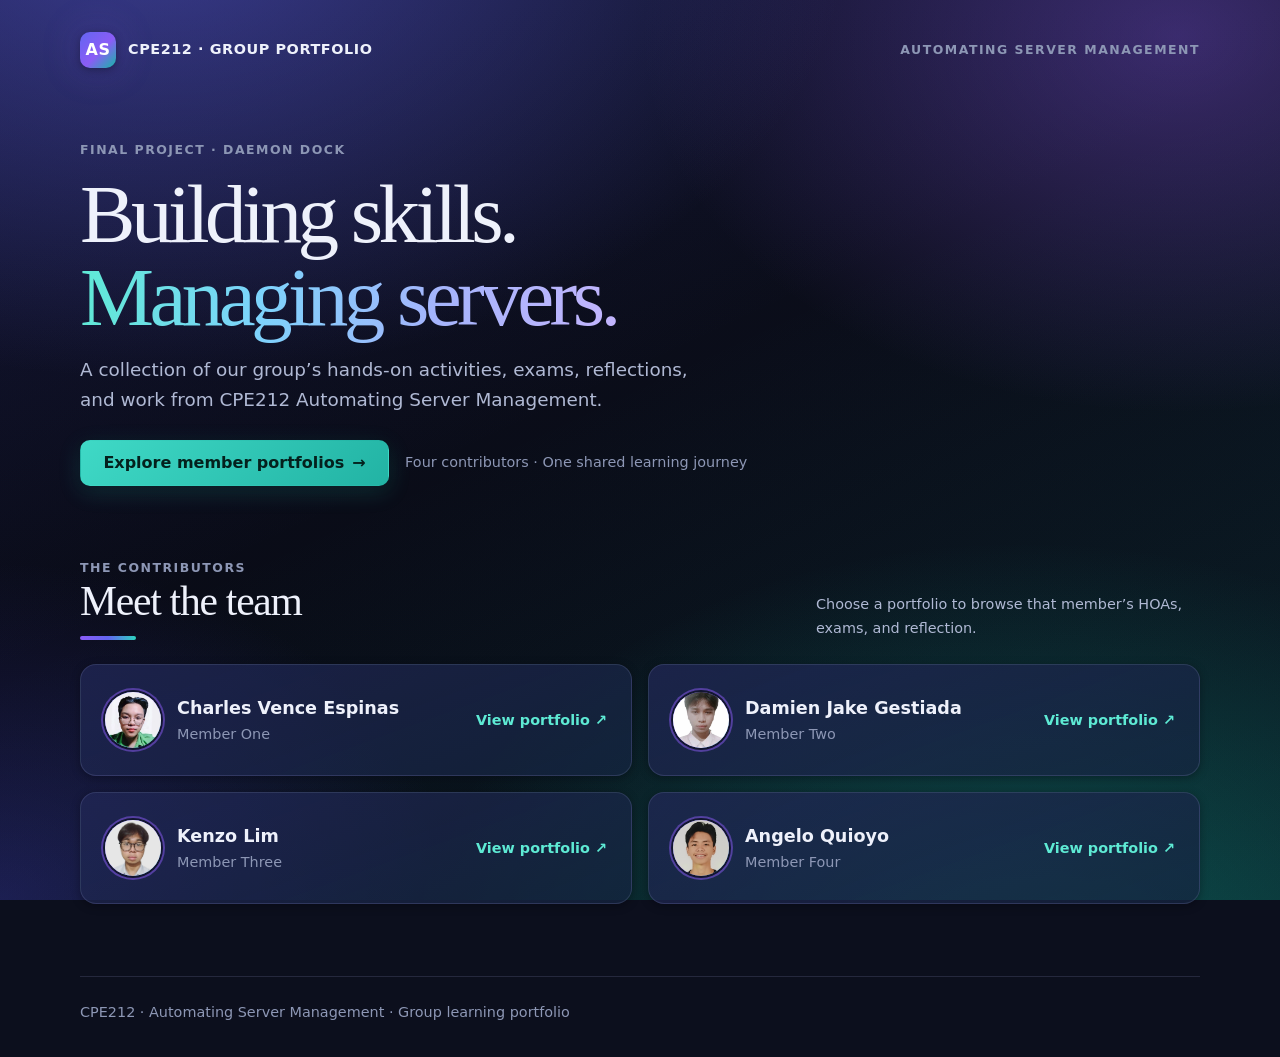
<file: webapp/index.html>
<!DOCTYPE html>
<html lang="en">
<head>
  <meta charset="UTF-8">
  <meta name="viewport" content="width=device-width, initial-scale=1">
  <meta name="color-scheme" content="dark">
  <meta name="theme-color" content="#0c0f1d">
  <meta name="description" content="CPE212 Automating Server Management group portfolio and member coursework.">
  <title>CPE212 Portfolio | Automating Server Management</title>
  <link rel="stylesheet" href="styles.css">
</head>
<body>
  <a class="skip-link" href="#members">Skip to members</a>

  <header class="hero">
    <nav class="topbar" aria-label="Main navigation">
      <a class="brand" href="index.html">
        <span class="brand-mark" aria-hidden="true">AS</span>
        <span>CPE212 · GROUP PORTFOLIO</span>
      </a>
      <span class="eyebrow">Automating Server Management</span>
    </nav>

    <div class="hero-copy">
      <p class="eyebrow">Final project · Daemon Dock</p>
      <h1>Building skills.<br><em>Managing servers.</em></h1>
      <p class="lead">A collection of our group’s hands-on activities, exams, reflections, and work from CPE212 Automating Server Management.</p>
      <div class="hero-actions">
        <a class="button" href="#members">Explore member portfolios <span aria-hidden="true">→</span></a>
        <span class="hero-note">Four contributors · One shared learning journey</span>
      </div>
    </div>
  </header>

  <main id="main">
    <section class="members" id="members" aria-labelledby="members-title">
      <div class="section-heading">
        <div>
          <p class="eyebrow">The contributors</p>
          <h2 id="members-title">Meet the team</h2>
        </div>
        <p class="section-note">Choose a portfolio to browse that member’s HOAs, exams, and reflection.</p>
      </div>

      <ul class="member-list">
        <li>
          <a class="member" href="members/espinas/index.html">
            <span class="avatar"><img src="members/espinas/photo.jpg" alt="" onerror="this.remove()">1</span>
            <span class="info"><span class="name">Charles Vence Espinas</span><span class="meta">Member One</span></span>
            <span class="open">View portfolio <span aria-hidden="true">↗</span></span>
          </a>
        </li>
        <li>
          <a class="member" href="members/gestiada/index.html">
            <span class="avatar"><img src="members/gestiada/photo.jpg" alt="" onerror="this.remove()">2</span>
            <span class="info"><span class="name">Damien Jake Gestiada</span><span class="meta">Member Two</span></span>
            <span class="open">View portfolio <span aria-hidden="true">↗</span></span>
          </a>
        </li>
        <li>
          <a class="member" href="members/lim/index.html">
            <span class="avatar"><img src="members/lim/photo.jpg" alt="" onerror="this.remove()">3</span>
            <span class="info"><span class="name">Kenzo Lim</span><span class="meta">Member Three</span></span>
            <span class="open">View portfolio <span aria-hidden="true">↗</span></span>
          </a>
        </li>
        <li>
          <a class="member" href="members/quioyo/index.html">
            <span class="avatar"><img src="members/quioyo/photo.jpg" alt="" onerror="this.remove()">4</span>
            <span class="info"><span class="name">Angelo Quioyo</span><span class="meta">Member Four</span></span>
            <span class="open">View portfolio <span aria-hidden="true">↗</span></span>
          </a>
        </li>
      </ul>
    </section>
  </main>

  <footer>CPE212 · Automating Server Management <span aria-hidden="true">·</span> Group learning portfolio</footer>
</body>
</html>
</file>
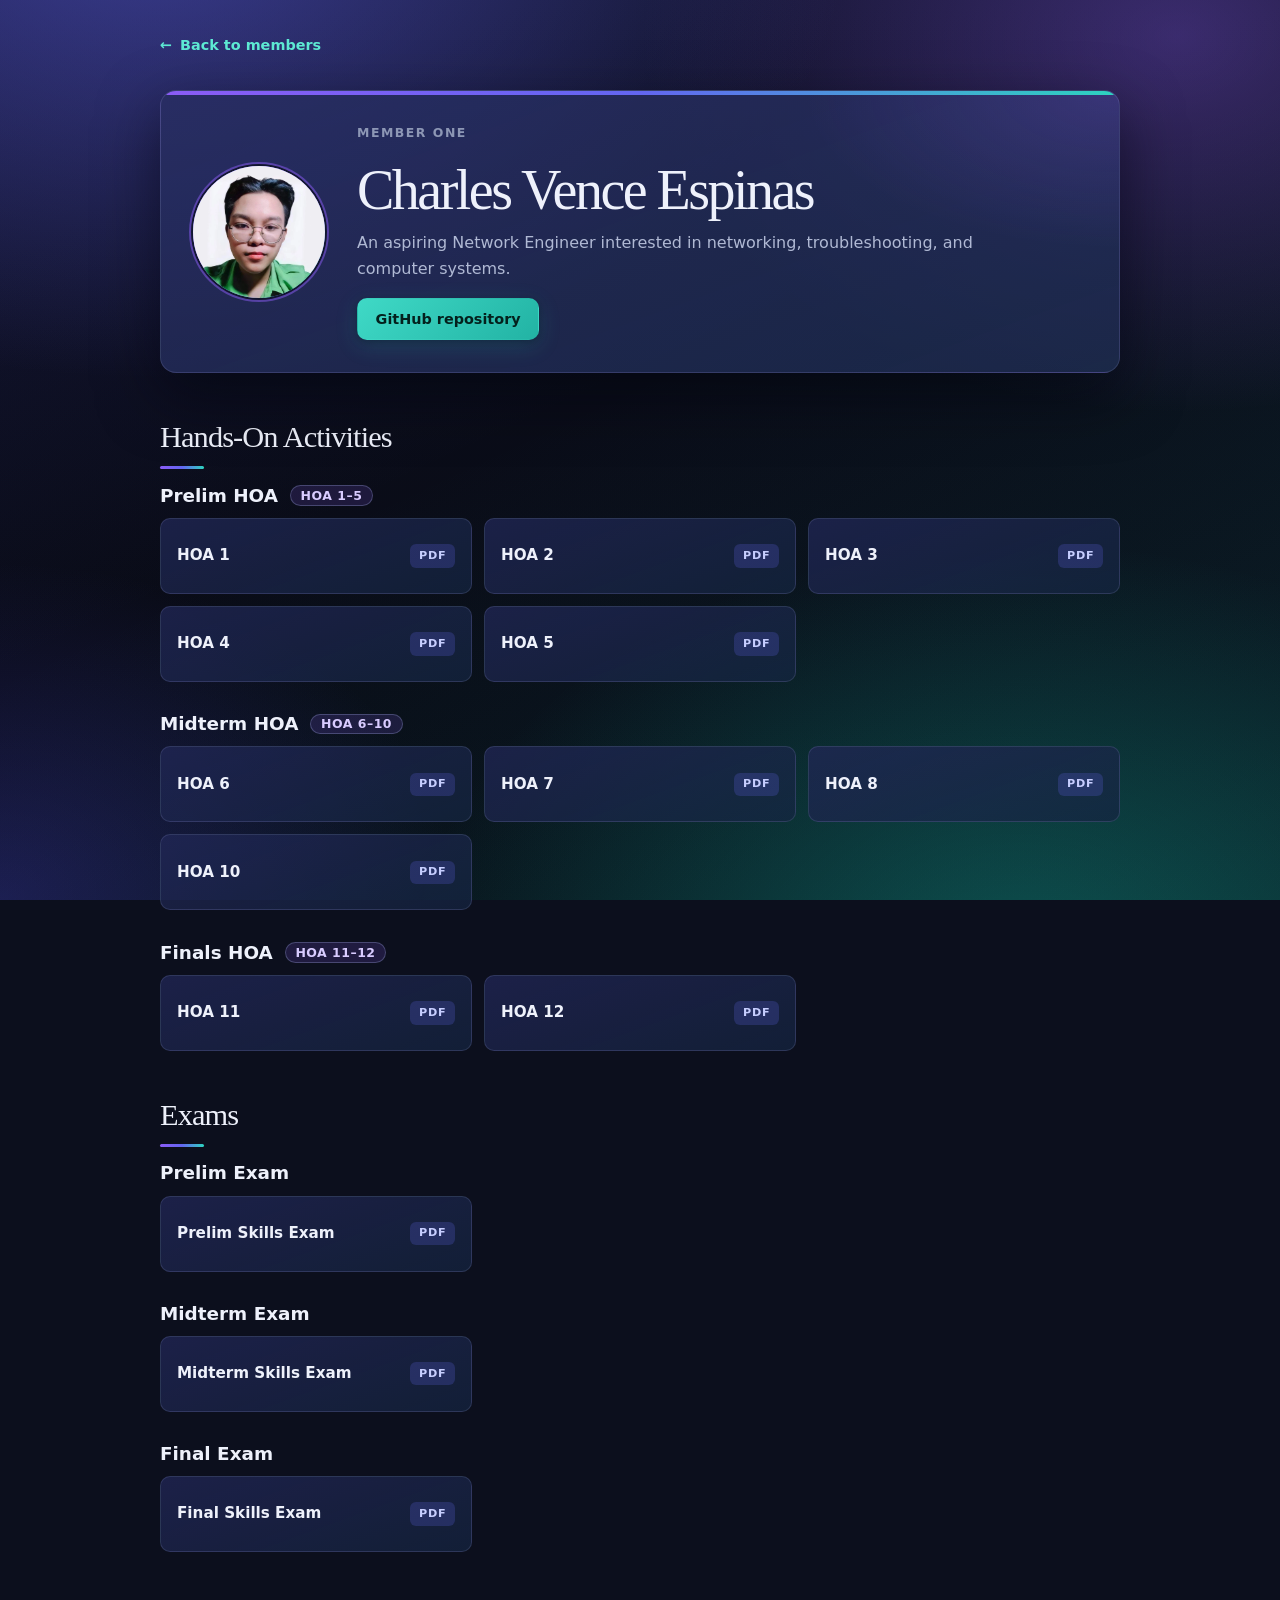
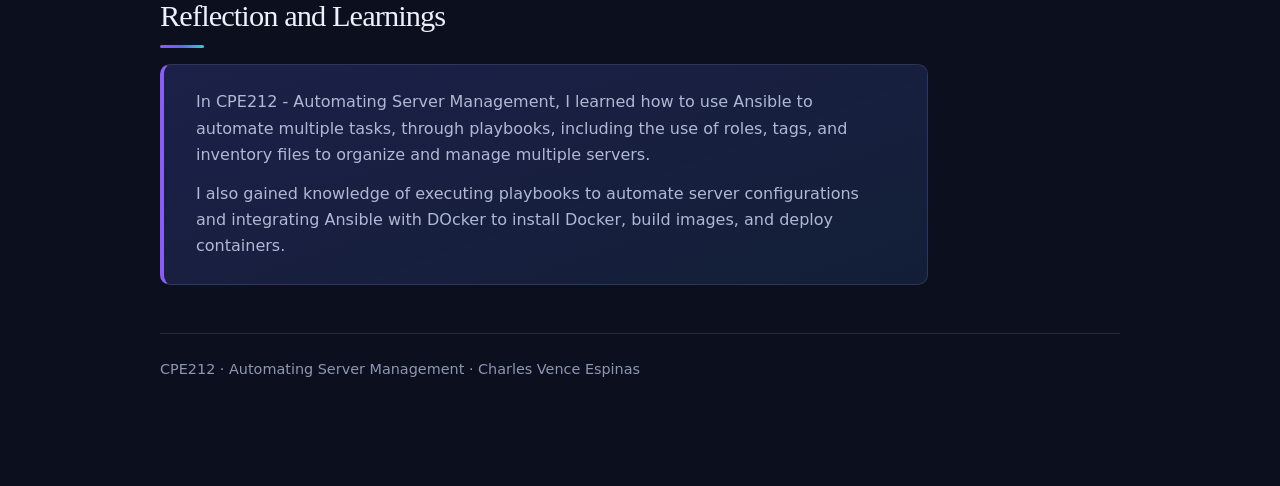
<file: webapp/members/espinas/index.html>
<!DOCTYPE html>
<html lang="en">
<head>
  <meta charset="UTF-8">
  <meta name="viewport" content="width=device-width, initial-scale=1">
  <meta name="color-scheme" content="dark">
  <meta name="theme-color" content="#0c0f1d">
  <title>Charles Vence Espinas | CPE212 Portfolio</title>
  <link rel="stylesheet" href="../../styles.css">
</head>
<body>
  <a class="skip-link" href="#hoa">Skip to coursework</a>

  <div class="page">
    <a class="back" href="../../index.html"><span aria-hidden="true">←</span> Back to members</a>

    <header class="profile">
      <div class="avatar avatar-lg"><img src="photo.jpg" alt="Photo of Charles Vence Espinas" onerror="this.remove()">1</div>
      <div class="profile-text">
        <p class="eyebrow">Member One</p>
        <h1>Charles Vence Espinas</h1>
        <p>An aspiring Network Engineer interested in networking, troubleshooting, and computer systems.</p>
        <a class="button" href="https://github.com/charlesespinas/CPE212_CharlesVenceEspinas" target="_blank" rel="noopener">GitHub repository</a>
      </div>
    </header>

    <main>
    <section class="doc-section" id="hoa" aria-labelledby="hoa-title">
      <h2 id="hoa-title">Hands-On Activities</h2>

      <div class="hoa-group">
        <h3>Prelim HOA <span class="badge">HOA 1–5</span></h3>
        <ul class="doc-list">
          <li><a href="HOA_ESPINAS/PRELIM_HOA/HOA1_CPE212_ESPINAS.pdf" target="_blank" rel="noopener">HOA 1 <span>PDF</span></a></li>
          <li><a href="HOA_ESPINAS/PRELIM_HOA/HOA2_CPE212_ESPINAS.pdf" target="_blank" rel="noopener">HOA 2 <span>PDF</span></a></li>
          <li><a href="HOA_ESPINAS/PRELIM_HOA/HOA3_CPE212_ESPINAS.pdf" target="_blank" rel="noopener">HOA 3 <span>PDF</span></a></li>
          <li><a href="HOA_ESPINAS/PRELIM_HOA/HOA4_CPE212_ESPINAS.pdf" target="_blank" rel="noopener">HOA 4 <span>PDF</span></a></li>
          <li><a href="HOA_ESPINAS/PRELIM_HOA/HOA5_CPE212_ESPINAS.pdf" target="_blank" rel="noopener">HOA 5 <span>PDF</span></a></li>
        </ul>
      </div>
      <div class="hoa-group">
        <h3>Midterm HOA <span class="badge">HOA 6–10</span></h3>
        <ul class="doc-list">
          <li><a href="HOA_ESPINAS/MIDTERM_HOA/HOA6_CPE212_ESPINAS.pdf" target="_blank" rel="noopener">HOA 6 <span>PDF</span></a></li>
          <li><a href="HOA_ESPINAS/MIDTERM_HOA/HOA7_CPE212_ESPINAS.pdf" target="_blank" rel="noopener">HOA 7 <span>PDF</span></a></li>
          <li><a href="HOA_ESPINAS/MIDTERM_HOA/HOA8_CPE212_ESPINAS.pdf" target="_blank" rel="noopener">HOA 8 <span>PDF</span></a></li>
          <li><a href="HOA_ESPINAS/MIDTERM_HOA/HOA10_CPE212_ESPINAS.pdf" target="_blank" rel="noopener">HOA 10 <span>PDF</span></a></li>
        </ul>
      </div>
      <div class="hoa-group">
        <h3>Finals HOA <span class="badge">HOA 11–12</span></h3>
        <ul class="doc-list">
          <li><a href="HOA_ESPINAS/FINAL_HOA/HOA11_CPE212_ESPINAS.pdf" target="_blank" rel="noopener">HOA 11 <span>PDF</span></a></li>
          <li><a href="HOA_ESPINAS/FINAL_HOA/HOA12_CPE212_ESPINAS.pdf" target="_blank" rel="noopener">HOA 12 <span>PDF</span></a></li>
        </ul>
      </div>
    </section>

    <section class="doc-section" id="exams" aria-labelledby="exams-title">
      <h2 id="exams-title">Exams</h2>

      <div class="hoa-group">
        <h3>Prelim Exam</h3>
        <ul class="doc-list">
          <li><a href="EXAM_ESPINAS/PRELIM_SKILLS_EXAM/PRELIM_SKILLS_EXAM_CPE212_ESPINAS.pdf" target="_blank" rel="noopener">Prelim Skills Exam <span>PDF</span></a></li>
        </ul>
      </div>
      <div class="hoa-group">
        <h3>Midterm Exam</h3>
        <ul class="doc-list">
          <li><a href="EXAM_ESPINAS/MIDTERM_SKILLS_EXAM/MIDTERM_SKILLS_EXAM_CPE212_ESPINAS.pdf" target="_blank" rel="noopener">Midterm Skills Exam <span>PDF</span></a></li>
        </ul>
      </div>
      <div class="hoa-group">
        <h3>Final Exam</h3>
        <ul class="doc-list">
          <li><a href="EXAM_ESPINAS/FINAL_SKILL_EXAM/FINAL_SKILLS_EXAM_CPE212_ESPINAS.pdf" target="_blank" rel="noopener">Final Skills Exam <span>PDF</span></a></li>
        </ul>
      </div>
    </section>

    <section class="doc-section" id="reflection" aria-labelledby="reflection-title">
      <h2 id="reflection-title">Reflection and Learnings</h2>
      <div class="reflection">
        <p>In CPE212 - Automating Server Management, I learned how to use Ansible to automate multiple tasks, through playbooks, including the use of roles, tags, and inventory files to organize and manage multiple servers.</p>
        <p>I also gained knowledge of executing playbooks to automate server configurations and integrating Ansible with DOcker to install Docker, build images, and deploy containers.</p>
      </div>
    </section>
    </main>

    <footer class="page-footer">CPE212 · Automating Server Management <span aria-hidden="true">·</span> Charles Vence Espinas</footer>
  </div>
</body>
</html>
</file>
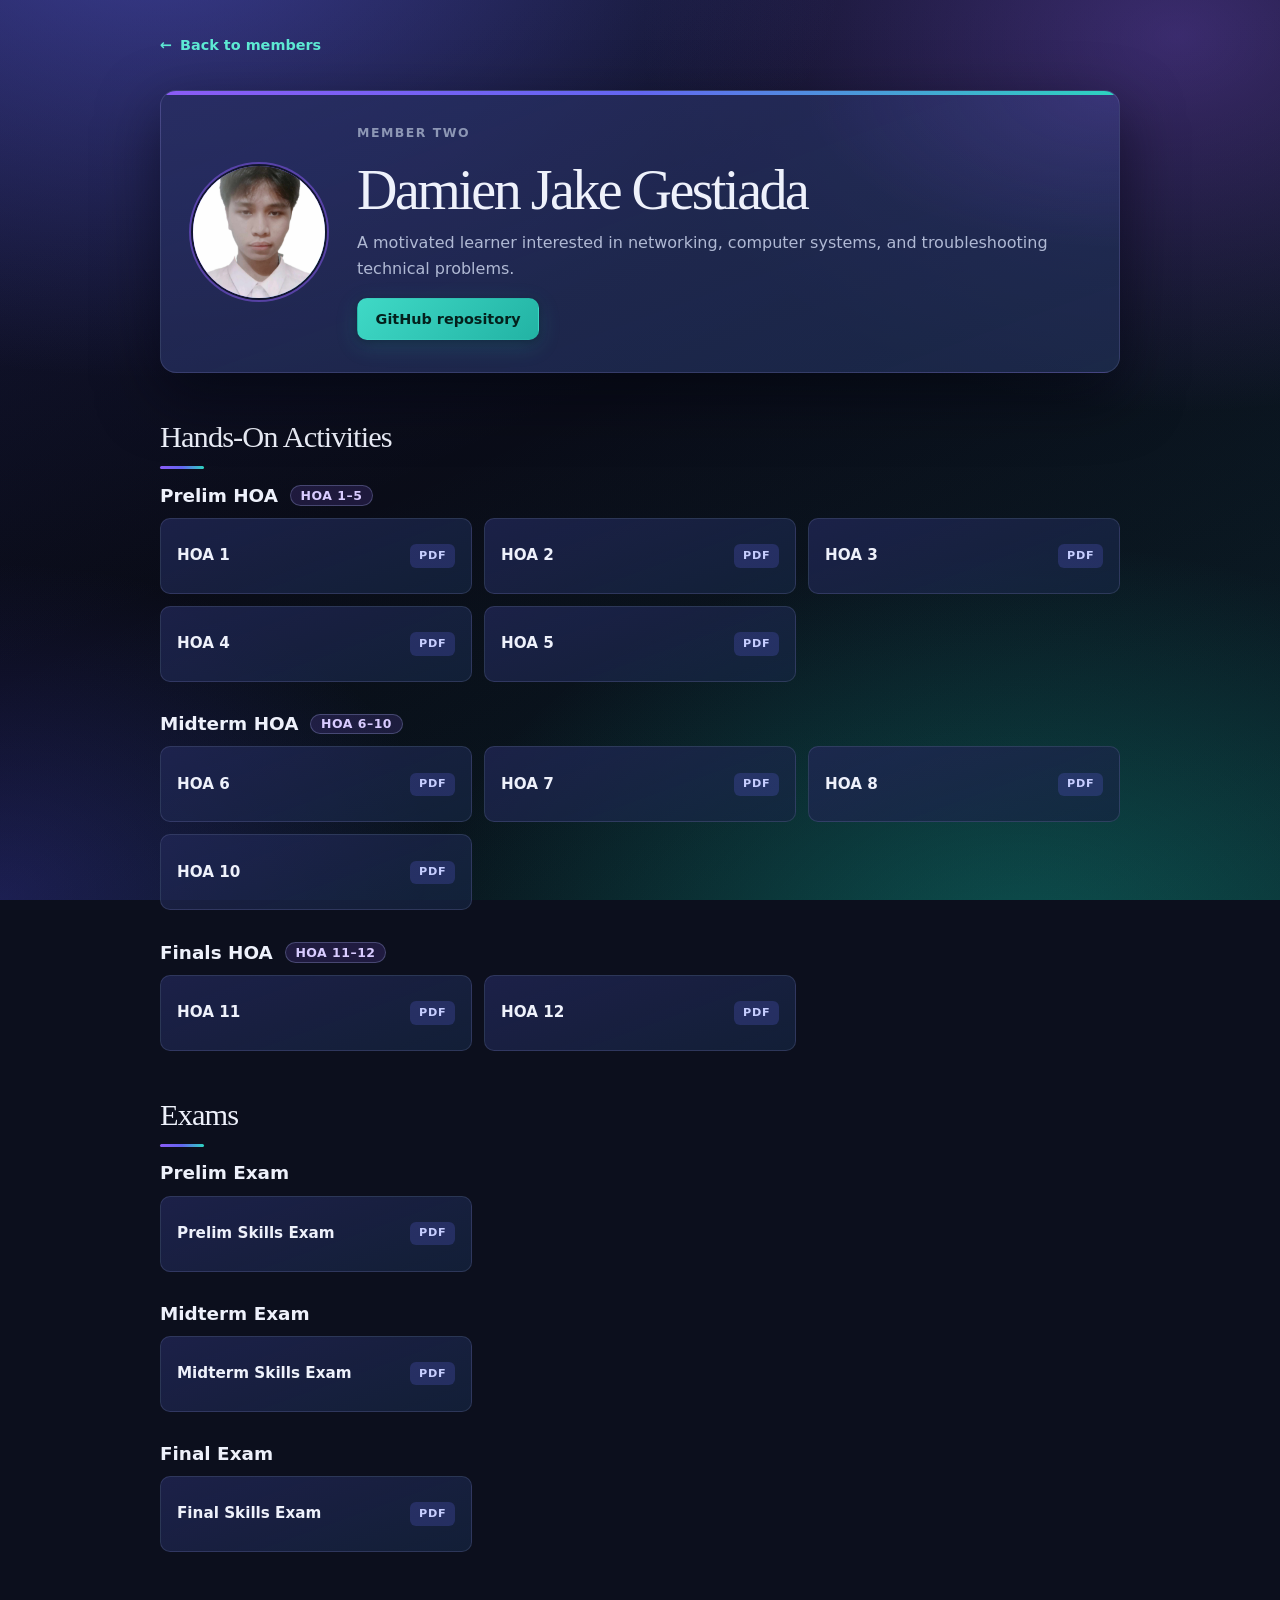
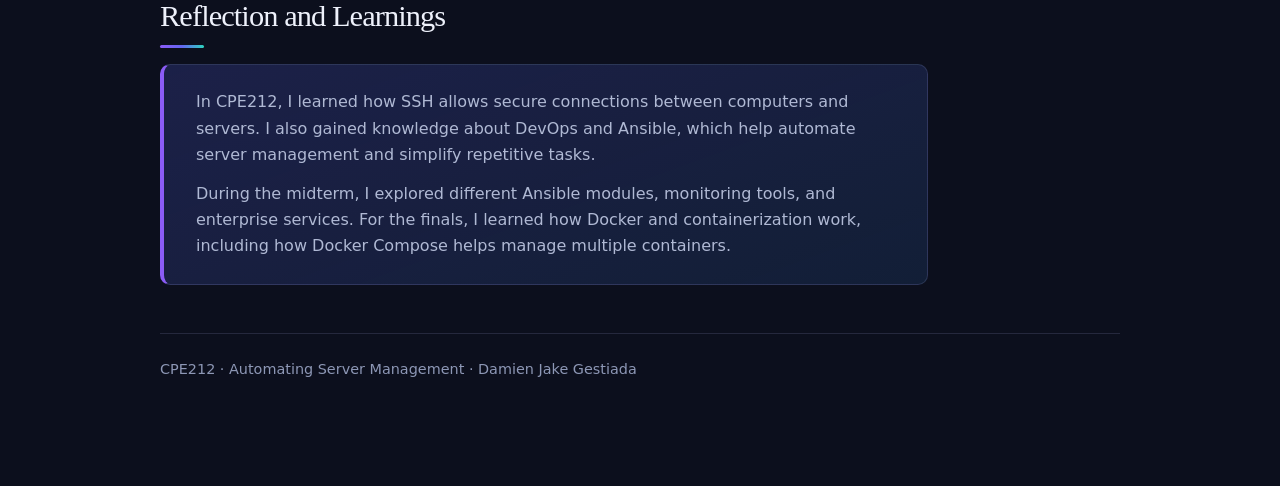
<file: webapp/members/gestiada/index.html>
<!DOCTYPE html>
<html lang="en">
<head>
  <meta charset="UTF-8">
  <meta name="viewport" content="width=device-width, initial-scale=1">
  <meta name="color-scheme" content="dark">
  <meta name="theme-color" content="#0c0f1d">
  <title>Damien Jake Gestiada | CPE212 Portfolio</title>
  <link rel="stylesheet" href="../../styles.css">
</head>
<body>
  <a class="skip-link" href="#hoa">Skip to coursework</a>

  <div class="page">
    <a class="back" href="../../index.html"><span aria-hidden="true">←</span> Back to members</a>

    <header class="profile">
      <div class="avatar avatar-lg"><img src="photo.jpg" alt="Photo of Damien Jake Gestiada" onerror="this.remove()">2</div>
      <div class="profile-text">
        <p class="eyebrow">Member Two</p>
        <h1>Damien Jake Gestiada</h1>
        <p>A motivated learner interested in networking, computer systems, and troubleshooting technical problems.</p>
        <a class="button" href="https://github.com/DamienJakeGestiada/CPE212_JakeGestiada" target="_blank" rel="noopener">GitHub repository</a>
      </div>
    </header>

    <main>
    <section class="doc-section" id="hoa" aria-labelledby="hoa-title">
      <h2 id="hoa-title">Hands-On Activities</h2>

      <div class="hoa-group">
        <h3>Prelim HOA <span class="badge">HOA 1–5</span></h3>
        <ul class="doc-list">
          <li><a href="HOA_GESTIADA/PRELIM_HOA/HOA1_CPE212_GESTIADA.pdf" target="_blank" rel="noopener">HOA 1 <span>PDF</span></a></li>
          <li><a href="HOA_GESTIADA/PRELIM_HOA/HOA2_CPE212_GESTIADA.pdf" target="_blank" rel="noopener">HOA 2 <span>PDF</span></a></li>
          <li><a href="HOA_GESTIADA/PRELIM_HOA/HOA3_CPE212_GESTIADA.pdf" target="_blank" rel="noopener">HOA 3 <span>PDF</span></a></li>
          <li><a href="HOA_GESTIADA/PRELIM_HOA/HOA4_CPE212_GESTIADA.pdf" target="_blank" rel="noopener">HOA 4 <span>PDF</span></a></li>
          <li><a href="HOA_GESTIADA/PRELIM_HOA/HOA5_CPE212_GESTIADA.pdf" target="_blank" rel="noopener">HOA 5 <span>PDF</span></a></li>
        </ul>
      </div>
      <div class="hoa-group">
        <h3>Midterm HOA <span class="badge">HOA 6–10</span></h3>
        <ul class="doc-list">
          <li><a href="HOA_GESTIADA/MIDTERM_HOA/HOA6_CPE212_GESTIADA.pdf" target="_blank" rel="noopener">HOA 6 <span>PDF</span></a></li>
          <li><a href="HOA_GESTIADA/MIDTERM_HOA/HOA7_CPE212_GESTIADA.pdf" target="_blank" rel="noopener">HOA 7 <span>PDF</span></a></li>
          <li><a href="HOA_GESTIADA/MIDTERM_HOA/HOA8_CPE212_GESTIADA.pdf" target="_blank" rel="noopener">HOA 8 <span>PDF</span></a></li>
          <li><a href="HOA_GESTIADA/MIDTERM_HOA/HOA10_CPE212_GESTIADA.pdf" target="_blank" rel="noopener">HOA 10 <span>PDF</span></a></li>
        </ul>
      </div>
      <div class="hoa-group">
        <h3>Finals HOA <span class="badge">HOA 11–12</span></h3>
        <ul class="doc-list">
          <li><a href="HOA_GESTIADA/FINALS_HOA/HOA11_CPE212_GESTIADA.pdf" target="_blank" rel="noopener">HOA 11 <span>PDF</span></a></li>
          <li><a href="HOA_GESTIADA/FINALS_HOA/HOA12_CPE212_GESTIADA.pdf" target="_blank" rel="noopener">HOA 12 <span>PDF</span></a></li>
        </ul>
      </div>
    </section>

    <section class="doc-section" id="exams" aria-labelledby="exams-title">
      <h2 id="exams-title">Exams</h2>

      <div class="hoa-group">
        <h3>Prelim Exam</h3>
        <ul class="doc-list">
          <li><a href="EXAM_GESTIADA/PRELIM_SKILLS_EXAM/PRELIM_SKILLS_EXAM_CPE_GESTIADA.pdf" target="_blank" rel="noopener">Prelim Skills Exam <span>PDF</span></a></li>
        </ul>
      </div>
      <div class="hoa-group">
        <h3>Midterm Exam</h3>
        <ul class="doc-list">
          <li><a href="EXAM_GESTIADA/MIDTERM_SKILLS_EXAM/MIDTERM_SKILLS_EXAM_CPE212_GESTIADA.pdf" target="_blank" rel="noopener">Midterm Skills Exam <span>PDF</span></a></li>
        </ul>
      </div>
      <div class="hoa-group">
        <h3>Final Exam</h3>
        <ul class="doc-list">
          <li><a href="EXAM_GESTIADA/FINALS_SKILLS_EXAM/FINAL_SKILLS_EXAM_CPE212_GESTIADA.pdf" target="_blank" rel="noopener">Final Skills Exam <span>PDF</span></a></li>
        </ul>
      </div>
    </section>

    <section class="doc-section" id="reflection" aria-labelledby="reflection-title">
      <h2 id="reflection-title">Reflection and Learnings</h2>
      <div class="reflection">
        <p>In CPE212, I learned how SSH allows secure connections between computers and servers. I also gained knowledge about DevOps and Ansible, which help automate server management and simplify repetitive tasks.</p>
        <p>During the midterm, I explored different Ansible modules, monitoring tools, and enterprise services. For the finals, I learned how Docker and containerization work, including how Docker Compose helps manage multiple containers.</p>
      </div>
    </section>
    </main>

    <footer class="page-footer">CPE212 · Automating Server Management <span aria-hidden="true">·</span> Damien Jake Gestiada</footer>
  </div>
</body>
</html>
</file>
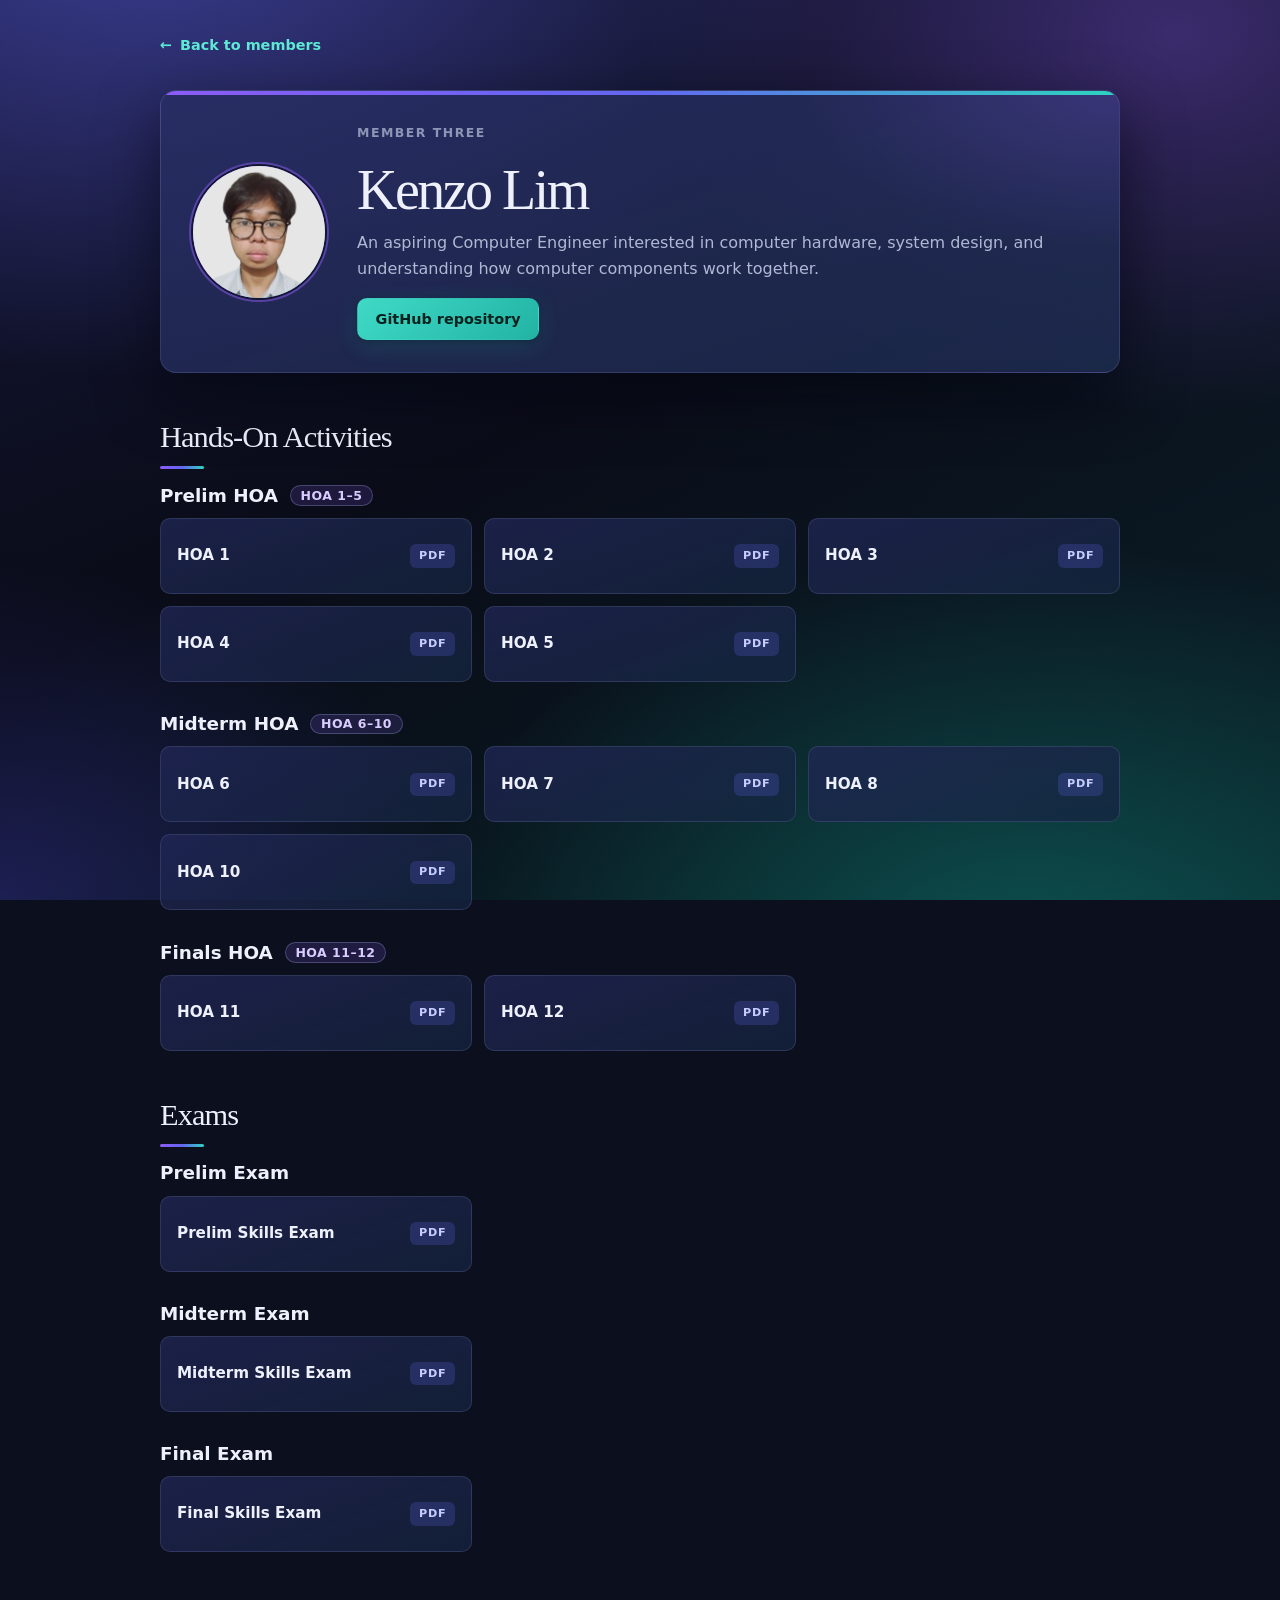
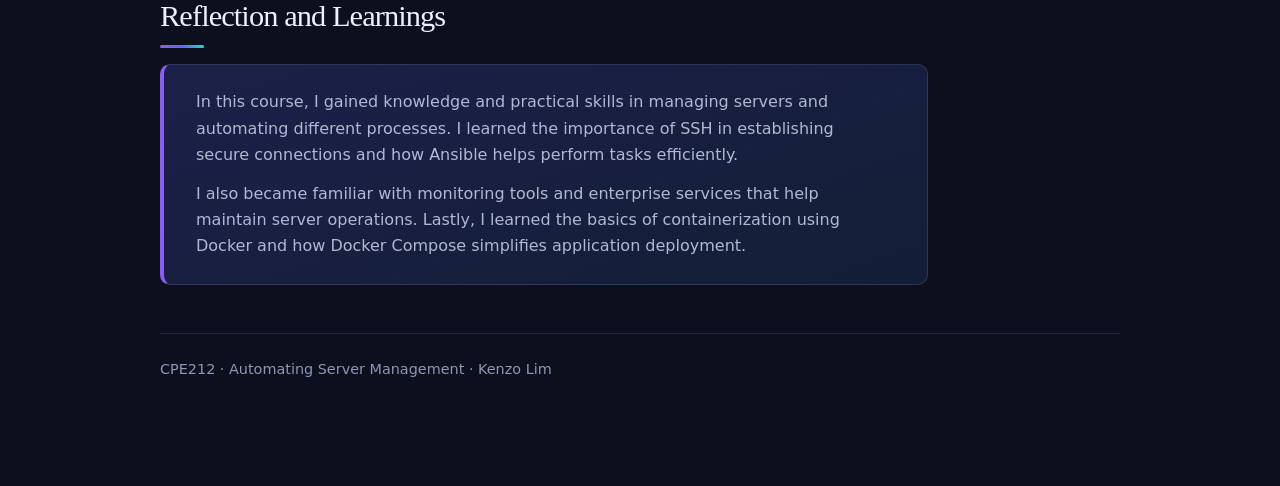
<file: webapp/members/lim/index.html>
<!DOCTYPE html>
<html lang="en">
<head>
  <meta charset="UTF-8">
  <meta name="viewport" content="width=device-width, initial-scale=1">
  <meta name="color-scheme" content="dark">
  <meta name="theme-color" content="#0c0f1d">
  <title>Kenzo Lim | CPE212 Portfolio</title>
  <link rel="stylesheet" href="../../styles.css">
</head>
<body>
  <a class="skip-link" href="#hoa">Skip to coursework</a>

  <div class="page">
    <a class="back" href="../../index.html"><span aria-hidden="true">←</span> Back to members</a>

    <header class="profile">
      <div class="avatar avatar-lg"><img src="photo.jpg" alt="Photo of Kenzo Lim" onerror="this.remove()">3</div>
      <div class="profile-text">
        <p class="eyebrow">Member Three</p>
        <h1>Kenzo Lim</h1>
        <p>An aspiring Computer Engineer interested in computer hardware, system design, and understanding how computer components work together.</p>
        <a class="button" href="https://github.com/qknlim/CPE212_Lim" target="_blank" rel="noopener">GitHub repository</a>
      </div>
    </header>

    <main>
    <section class="doc-section" id="hoa" aria-labelledby="hoa-title">
      <h2 id="hoa-title">Hands-On Activities</h2>

      <div class="hoa-group">
        <h3>Prelim HOA <span class="badge">HOA 1–5</span></h3>
        <ul class="doc-list">
          <li><a href="HOA_LIM/PRELIM_HOA/HOA1_CPE212_LIM.pdf" target="_blank" rel="noopener">HOA 1 <span>PDF</span></a></li>
          <li><a href="HOA_LIM/PRELIM_HOA/HOA2_CPE212_LIM.pdf" target="_blank" rel="noopener">HOA 2 <span>PDF</span></a></li>
          <li><a href="HOA_LIM/PRELIM_HOA/HOA3_CPE212_LIM.pdf" target="_blank" rel="noopener">HOA 3 <span>PDF</span></a></li>
          <li><a href="HOA_LIM/PRELIM_HOA/HOA4_CPE212_LIM.pdf" target="_blank" rel="noopener">HOA 4 <span>PDF</span></a></li>
          <li><a href="HOA_LIM/PRELIM_HOA/HOA5_CPE212_LIM.pdf" target="_blank" rel="noopener">HOA 5 <span>PDF</span></a></li>
        </ul>
      </div>
      <div class="hoa-group">
        <h3>Midterm HOA <span class="badge">HOA 6–10</span></h3>
        <ul class="doc-list">
          <li><a href="HOA_LIM/MIDTERM_HOA/HOA6_CPE212_LIM.pdf" target="_blank" rel="noopener">HOA 6 <span>PDF</span></a></li>
          <li><a href="HOA_LIM/MIDTERM_HOA/HOA7_CPE212_LIM.pdf" target="_blank" rel="noopener">HOA 7 <span>PDF</span></a></li>
          <li><a href="HOA_LIM/MIDTERM_HOA/HOA8_CPE212_LIM.pdf" target="_blank" rel="noopener">HOA 8 <span>PDF</span></a></li>
          <li><a href="HOA_LIM/MIDTERM_HOA/HOA10_CPE212_LIM.pdf" target="_blank" rel="noopener">HOA 10 <span>PDF</span></a></li>
        </ul>
      </div>
      <div class="hoa-group">
        <h3>Finals HOA <span class="badge">HOA 11–12</span></h3>
        <ul class="doc-list">
          <li><a href="HOA_LIM/FINALS_HOA/HOA11_CPE212_LIM.pdf" target="_blank" rel="noopener">HOA 11 <span>PDF</span></a></li>
          <li><a href="HOA_LIM/FINALS_HOA/HOA12_CPE212_LIM.pdf" target="_blank" rel="noopener">HOA 12 <span>PDF</span></a></li>
        </ul>
      </div>
    </section>

    <section class="doc-section" id="exams" aria-labelledby="exams-title">
      <h2 id="exams-title">Exams</h2>

      <div class="hoa-group">
        <h3>Prelim Exam</h3>
        <ul class="doc-list">
          <li><a href="EXAM_LIM/PRELIM_SKILLS_EXAM/PRELIM_SKILLS_EXAM/PRELIM_SKILL_EXAM_CPE212_LIM.pdf" target="_blank" rel="noopener">Prelim Skills Exam <span>PDF</span></a></li>
        </ul>
      </div>
      <div class="hoa-group">
        <h3>Midterm Exam</h3>
        <ul class="doc-list">
          <li><a href="EXAM_LIM/MIDTERM_SKILLS_EXAM/MIDTERM__SKILLS_EXAM/MIDTERMS_SKILLS_EXAM_CPE212_LIM.pdf" target="_blank" rel="noopener">Midterm Skills Exam <span>PDF</span></a></li>
        </ul>
      </div>
      <div class="hoa-group">
        <h3>Final Exam</h3>
        <ul class="doc-list">
          <li><a href="EXAM_LIM/FINALS_SKILL_EXAM/FINALS_SKILLS_EXAM_CPE212_LIM.pdf" target="_blank" rel="noopener">Final Skills Exam <span>PDF</span></a></li>
        </ul>
      </div>
    </section>

    <section class="doc-section" id="reflection" aria-labelledby="reflection-title">
      <h2 id="reflection-title">Reflection and Learnings</h2>
      <div class="reflection">
        <p>In this course, I gained knowledge and practical skills in managing servers and automating different processes. I learned the importance of SSH in establishing secure connections and how Ansible helps perform tasks efficiently.</p>
        <p>I also became familiar with monitoring tools and enterprise services that help maintain server operations. Lastly, I learned the basics of containerization using Docker and how Docker Compose simplifies application deployment.</p>
      </div>
    </section>
    </main>

    <footer class="page-footer">CPE212 · Automating Server Management <span aria-hidden="true">·</span> Kenzo Lim</footer>
  </div>
</body>
</html>
</file>
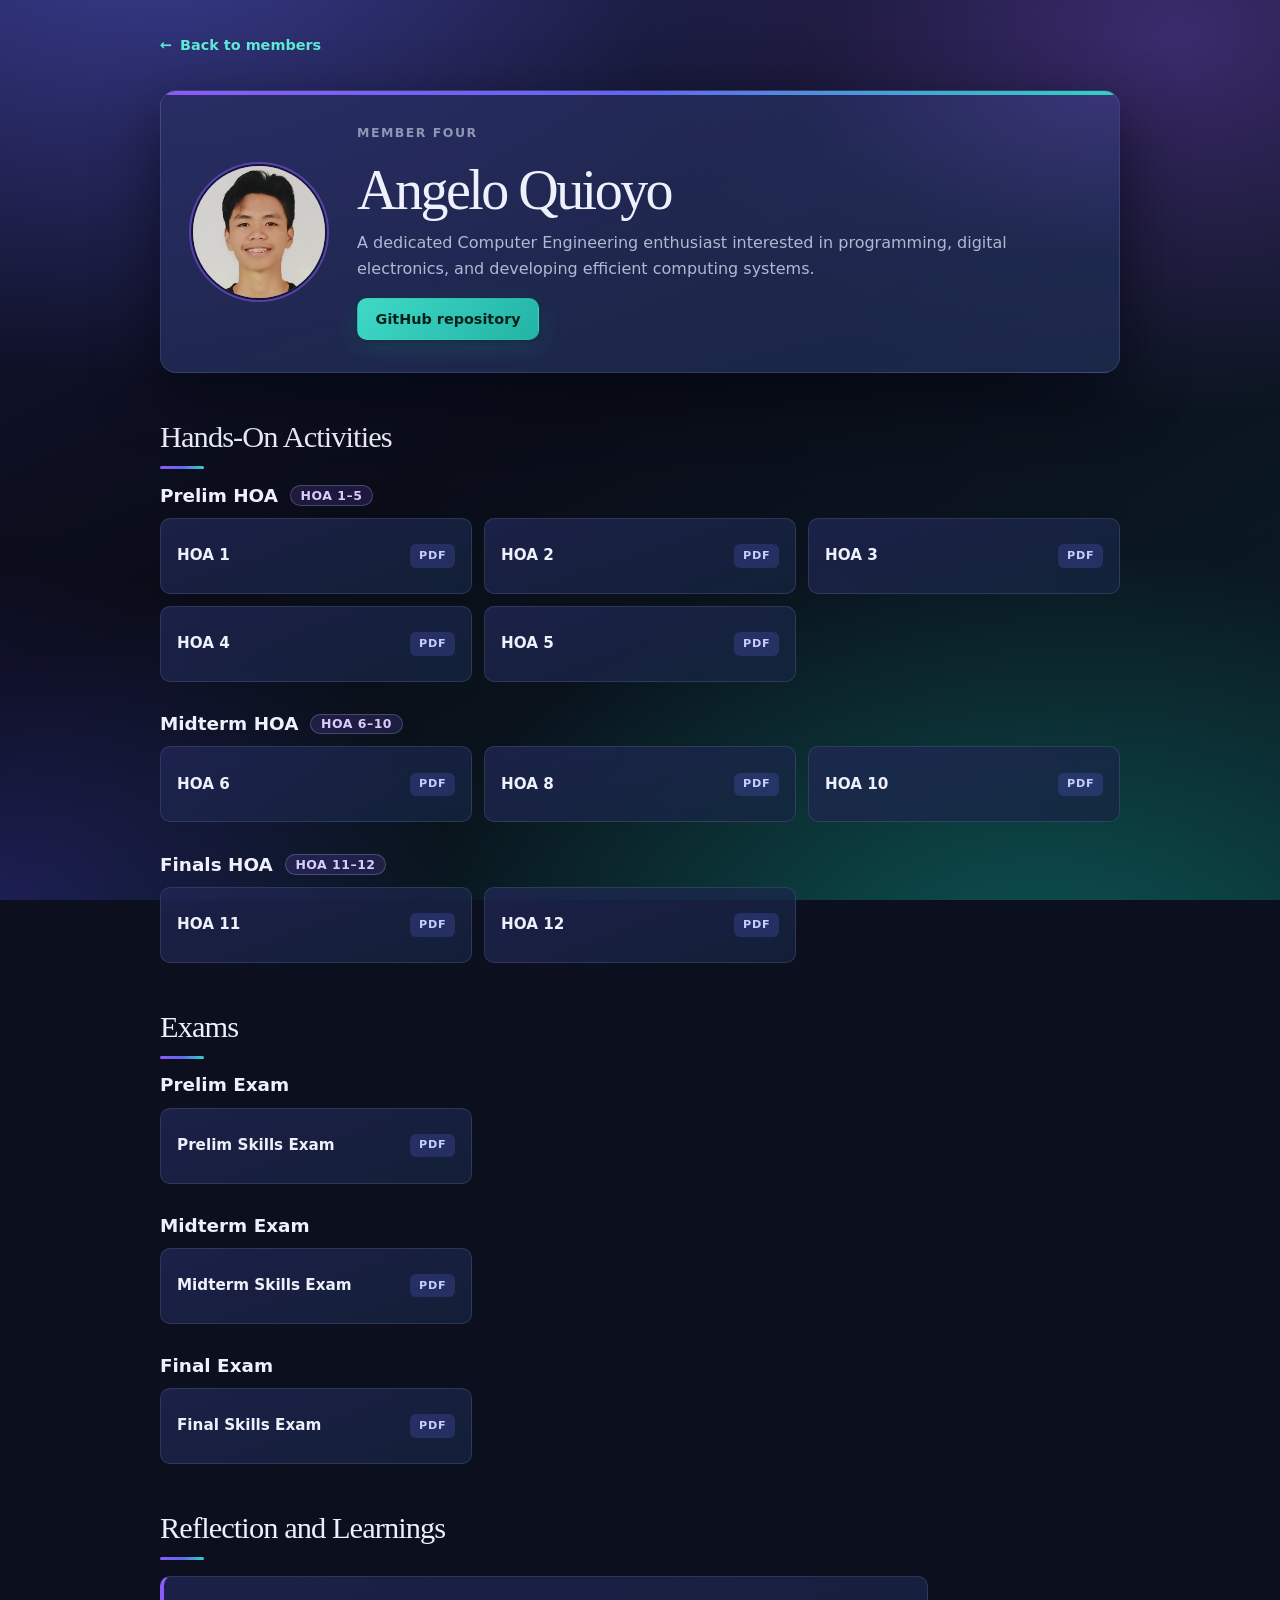
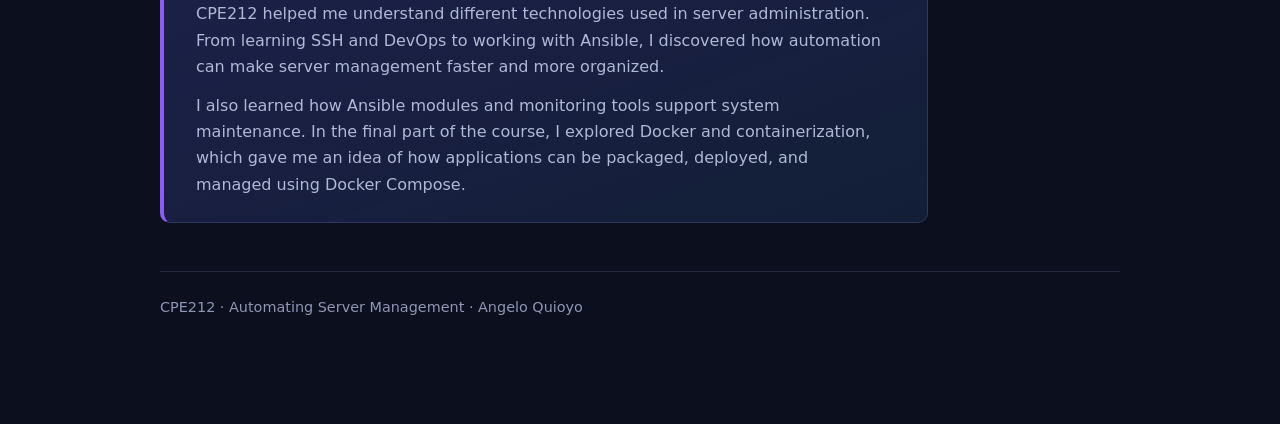
<file: webapp/members/quioyo/index.html>
<!DOCTYPE html>
<html lang="en">
<head>
  <meta charset="UTF-8">
  <meta name="viewport" content="width=device-width, initial-scale=1">
  <meta name="color-scheme" content="dark">
  <meta name="theme-color" content="#0c0f1d">
  <title>Angelo Quioyo | CPE212 Portfolio</title>
  <link rel="stylesheet" href="../../styles.css">
</head>
<body>
  <a class="skip-link" href="#hoa">Skip to coursework</a>

  <div class="page">
    <a class="back" href="../../index.html"><span aria-hidden="true">←</span> Back to members</a>

    <header class="profile">
      <div class="avatar avatar-lg"><img src="photo.jpg" alt="Photo of Angelo Quioyo" onerror="this.remove()">4</div>
      <div class="profile-text">
        <p class="eyebrow">Member Four</p>
        <h1>Angelo Quioyo</h1>
        <p>A dedicated Computer Engineering enthusiast interested in programming, digital electronics, and developing efficient computing systems.</p>
        <a class="button" href="https://github.com/Angeloquioyo/CPE232_QUIOYO" target="_blank" rel="noopener">GitHub repository</a>
      </div>
    </header>

    <main>
    <section class="doc-section" id="hoa" aria-labelledby="hoa-title">
      <h2 id="hoa-title">Hands-On Activities</h2>

      <div class="hoa-group">
        <h3>Prelim HOA <span class="badge">HOA 1–5</span></h3>
        <ul class="doc-list">
          <li><a href="HOA_QUIOYO/PRELIM_HOA/1.1 Hands-on Activity - Creating Virtual Machines_QUIOYO.pdf" target="_blank" rel="noopener">HOA 1 <span>PDF</span></a></li>
          <li><a href="HOA_QUIOYO/PRELIM_HOA/Hands-on Activity 2.1 - SSH Key-Based Authentication and GIT Setup.docx.pdf" target="_blank" rel="noopener">HOA 2 <span>PDF</span></a></li>
          <li><a href="HOA_QUIOYO/PRELIM_HOA/3.1 Hands-on Activity - Install SSH server on CentOS or RHEL 8_QUIOYO.docx-1.pdf" target="_blank" rel="noopener">HOA 3 <span>PDF</span></a></li>
          <li><a href="HOA_QUIOYO/PRELIM_HOA/4.1 Hands-on Activity_ Ansible Basics_QUIOYO.docx.pdf" target="_blank" rel="noopener">HOA 4 <span>PDF</span></a></li>
          <li><a href="HOA_QUIOYO/PRELIM_HOA/Hands-on Activity 5.1_ Implement Ansible roles in playbooks.pdf" target="_blank" rel="noopener">HOA 5 <span>PDF</span></a></li>
        </ul>
      </div>
      <div class="hoa-group">
        <h3>Midterm HOA <span class="badge">HOA 6–10</span></h3>
        <ul class="doc-list">
          <li><a href="HOA_QUIOYO/MIDTERM_HOA/Hands-On Activity 6.1 Targeting Specific Nodes_Quioyo.pdf" target="_blank" rel="noopener">HOA 6 <span>PDF</span></a></li>
          <li><a href="HOA_QUIOYO/MIDTERM_HOA/Hands-on Activity 8.1_ Install, Configure, and Manage Enterprise Availability Monitoring via Ansible .docx.pdf" target="_blank" rel="noopener">HOA 8 <span>PDF</span></a></li>
          <li><a href="HOA_QUIOYO/MIDTERM_HOA/Install, Configure and Manage Enterprise Log Monitoring via Ansible_QUIOYO.docx.pdf" target="_blank" rel="noopener">HOA 10 <span>PDF</span></a></li>
        </ul>
      </div>
      <div class="hoa-group">
        <h3>Finals HOA <span class="badge">HOA 11–12</span></h3>
        <ul class="doc-list">
          <li><a href="HOA_QUIOYO/FINALS_HOA/Hands-on Activity 11.1_ Containerization_QUIOYO.docx.pdf" target="_blank" rel="noopener">HOA 11 <span>PDF</span></a></li>
          <li><a href="HOA_QUIOYO/FINALS_HOA/Build a Sample Web App in a Docker Container _Quioyo.docx.pdf" target="_blank" rel="noopener">HOA 12 <span>PDF</span></a></li>
        </ul>
      </div>
    </section>

    <section class="doc-section" id="exams" aria-labelledby="exams-title">
      <h2 id="exams-title">Exams</h2>

      <div class="hoa-group">
        <h3>Prelim Exam</h3>
        <ul class="doc-list">
          <li><a href="EXAM_QUIOYO/PRELIM_SKILLS_EXAM/Prelim Exam Skills .docx.pdf" target="_blank" rel="noopener">Prelim Skills Exam <span>PDF</span></a></li>
        </ul>
      </div>
      <div class="hoa-group">
        <h3>Midterm Exam</h3>
        <ul class="doc-list">
          <li><a href="EXAM_QUIOYO/MIDTERM_SKILLS_EXAM/Midterm Skills Exam_QUIOYO.docx.pdf" target="_blank" rel="noopener">Midterm Skills Exam <span>PDF</span></a></li>
        </ul>
      </div>
      <div class="hoa-group">
        <h3>Final Exam</h3>
        <ul class="doc-list">
          <li><a href="EXAM_QUIOYO/FINAL_SKILLS_EXAM/" target="_blank" rel="noopener">Final Skills Exam <span>PDF</span></a></li>
        </ul>
      </div>
    </section>

    <section class="doc-section" id="reflection" aria-labelledby="reflection-title">
      <h2 id="reflection-title">Reflection and Learnings</h2>
      <div class="reflection">
        <p>CPE212 helped me understand different technologies used in server administration. From learning SSH and DevOps to working with Ansible, I discovered how automation can make server management faster and more organized.</p>
        <p>I also learned how Ansible modules and monitoring tools support system maintenance. In the final part of the course, I explored Docker and containerization, which gave me an idea of how applications can be packaged, deployed, and managed using Docker Compose.</p>
      </div>
    </section>
    </main>

    <footer class="page-footer">CPE212 · Automating Server Management <span aria-hidden="true">·</span> Angelo Quioyo</footer>
  </div>
</body>
</html>
</file>
<file: webapp/styles.css>
/* ==========================================================================
   CPE212 Portfolio — dark, gradient-rich stylesheet
   Plain CSS only: no frameworks, no JavaScript, no external assets.

   Contents
   1. Design tokens (colors, type, spacing, radii, shadows, motion)
   2. Reset and base
   3. Typography
   4. Layout helpers
   5. Header and navigation
   6. Hero
   7. Buttons
   8. Cards and member list
   9. Forms
   10. Member portfolio page
   11. Footer
   12. Accessibility utilities
   13. Responsive adjustments
   14. User preferences (reduced motion, forced colors)
   ========================================================================== */


/* ==========================================================================
   1. Design tokens
   ========================================================================== */
:root {
  color-scheme: dark;

  /* --- Base palette: midnight surfaces --- */
  --midnight-950: #080a14;
  --midnight-900: #0c0f1d;
  --midnight-800: #121630;
  --midnight-700: #1a1f42;

  /* --- Gradient hues: indigo, violet, teal --- */
  --indigo-600: #4f46e5;
  --indigo-500: #6366f1;
  --indigo-400: #818cf8;
  --violet-500: #8b5cf6;
  --violet-400: #a78bfa;
  --teal-500:   #14b8a6;
  --teal-400:   #2dd4bf;
  --teal-300:   #5eead4;

  /* --- Text (all pass WCAG AA on the surfaces below) --- */
  --text:        #eef1fb;
  --text-muted:  #b0b9d4;
  --text-faint:  #8d97b5;

  /* --- Surfaces and borders (translucent, so glows show through) --- */
  --surface-1:      rgba(22, 27, 58, .72);
  --surface-2:      rgba(30, 36, 74, .80);
  --surface-input:  rgba(8, 10, 24, .60);
  --border:         rgba(167, 176, 230, .16);
  --border-strong:  rgba(167, 176, 230, .30);

  /* --- Restrained accent: teal, used only for actions and states --- */
  --accent:         var(--teal-300);
  --accent-strong:  var(--teal-400);
  --accent-ink:     #04211d;               /* text on accent fills */
  --accent-soft:    rgba(94, 234, 212, .14);
  --accent-line:    rgba(94, 234, 212, .42);

  /* --- Feedback --- */
  --danger: #f87171;

  /* --- Gradients --- */
  --grad-text:    linear-gradient(100deg, #5eead4 0%, #7dd3fc 34%, #a5b4fc 66%, #c4b5fd 100%);
  --grad-bar:     linear-gradient(90deg, var(--violet-500), var(--indigo-500) 50%, var(--teal-400));
  --grad-avatar:  linear-gradient(135deg, var(--indigo-500) 0%, var(--violet-500) 55%, var(--teal-500) 100%);
  --grad-card:    linear-gradient(160deg, rgba(99, 102, 241, .12) 0%, rgba(20, 184, 166, .05) 100%);
  --grad-button:  linear-gradient(135deg, #3fd9c6 0%, #22b3a4 100%);

  /* --- Typography --- */
  --font-sans:  Inter, ui-sans-serif, system-ui, -apple-system, "Segoe UI", Roboto, sans-serif;
  --font-serif: Georgia, "Times New Roman", serif;
  --font-mono:  ui-monospace, SFMono-Regular, Menlo, Consolas, monospace;

  --text-xs:   .78rem;
  --text-sm:   .9rem;
  --text-base: 1rem;
  --text-lg:   1.15rem;
  --text-xl:   clamp(1.5rem, 3vw, 1.9rem);
  --text-2xl:  clamp(1.9rem, 4vw, 2.6rem);
  --text-3xl:  clamp(2.3rem, 5vw, 3.5rem);
  --text-hero: clamp(2.8rem, 7vw, 5.2rem);

  --leading-tight: 1.1;
  --leading-body:  1.65;

  /* --- Spacing scale (4px base) --- */
  --space-1: .25rem;
  --space-2: .5rem;
  --space-3: .75rem;
  --space-4: 1rem;
  --space-5: 1.5rem;
  --space-6: 2rem;
  --space-7: 3rem;
  --space-8: 4.5rem;
  --space-9: 6rem;

  /* --- Radii --- */
  --radius-sm:   6px;
  --radius-md:   10px;
  --radius-lg:   16px;
  --radius-pill: 999px;

  /* --- Shadows and glows --- */
  --shadow-sm: 0 2px 8px rgba(2, 3, 12, .35);
  --shadow-md: 0 10px 28px rgba(2, 3, 12, .45);
  --shadow-lg: 0 22px 60px rgba(2, 3, 12, .55);
  --glow-accent: 0 0 0 1px var(--accent-line), 0 8px 30px rgba(45, 212, 191, .16);
  --glow-violet: 0 0 40px rgba(139, 92, 246, .22);

  /* --- Layout and motion --- */
  --container:      70rem;
  --container-text: 42rem;
  --gutter:         clamp(1rem, 4vw, 1.5rem);
  --ease:           cubic-bezier(.2, .7, .2, 1);
  --duration:       .2s;
}


/* ==========================================================================
   2. Reset and base
   ========================================================================== */
*, *::before, *::after { box-sizing: border-box; }
* { margin: 0; padding: 0; }

html {
  scroll-behavior: smooth;
  scroll-padding-top: 5rem;
  -webkit-text-size-adjust: 100%;
}

body {
  position: relative;
  isolation: isolate;
  min-height: 100vh;
  background-color: var(--midnight-900);
  color: var(--text);
  font-family: var(--font-sans);
  font-size: var(--text-base);
  line-height: var(--leading-body);
  -webkit-font-smoothing: antialiased;
}

/* Layered ambient glows, kept behind all content */
body::before {
  content: "";
  position: fixed;
  inset: 0;
  z-index: -1;
  pointer-events: none;
  background:
    radial-gradient(68rem 44rem at 12% -8%,  rgba(99, 102, 241, .46), transparent 64%),
    radial-gradient(54rem 38rem at 92% 4%,   rgba(139, 92, 246, .36), transparent 62%),
    radial-gradient(60rem 42rem at 80% 108%, rgba(20, 184, 166, .34), transparent 64%),
    radial-gradient(46rem 34rem at 0% 100%,  rgba(79, 70, 229, .28),  transparent 62%),
    linear-gradient(155deg, rgba(79, 70, 229, .14) 0%, transparent 45%, rgba(20, 184, 166, .12) 100%),
    linear-gradient(180deg, var(--midnight-900) 0%, var(--midnight-950) 100%);
}

img, svg, video { display: block; max-width: 100%; }
ul, ol { list-style: none; }
button, input, select, textarea { font: inherit; color: inherit; }

a {
  color: var(--accent);
  text-decoration-thickness: 1px;
  text-underline-offset: 3px;
  transition: color var(--duration) var(--ease);
}
a:hover { color: #ffffff; }

::selection { background: rgba(139, 92, 246, .45); color: #ffffff; }

/* One consistent, always-visible keyboard focus ring */
:focus-visible {
  outline: 3px solid var(--accent);
  outline-offset: 3px;
  border-radius: var(--radius-sm);
}


/* ==========================================================================
   3. Typography
   ========================================================================== */
h1, h2, h3, h4 {
  font-family: var(--font-serif);
  font-weight: 500;
  line-height: var(--leading-tight);
  letter-spacing: -.03em;
  color: var(--text);
}
h1 { font-size: var(--text-3xl); letter-spacing: -.045em; }
h2 { font-size: var(--text-2xl); }
h3 { font-size: var(--text-xl); }
h4 { font-size: var(--text-lg); }

p { max-width: 68ch; color: var(--text-muted); }
strong { color: var(--text); font-weight: 700; }
small, .text-small { font-size: var(--text-sm); color: var(--text-faint); }
code, kbd { font-family: var(--font-mono); font-size: .92em; padding: .1em .4em; border-radius: var(--radius-sm); background: rgba(255, 255, 255, .07); }

.lead { max-width: 38rem; font-size: clamp(1rem, 2vw, var(--text-lg)); color: var(--text-muted); }

.eyebrow {
  font-size: var(--text-xs);
  font-weight: 700;
  letter-spacing: .12em;
  text-transform: uppercase;
  color: var(--text-faint);
}

/* Gradient text, with a solid fallback colour */
.gradient-text,
.hero h1 em {
  font-style: normal;
  color: var(--violet-400);
  background: var(--grad-text);
  -webkit-background-clip: text;
  background-clip: text;
  -webkit-text-fill-color: transparent;
  padding-right: .06em;
}


/* ==========================================================================
   4. Layout helpers
   ========================================================================== */
.container,
.hero,
.members,
footer,
.site-footer {
  width: min(var(--container), calc(100% - 2 * var(--gutter)));
  margin-inline: auto;
}

.stack > * + * { margin-top: var(--space-4); }
.cluster { display: flex; flex-wrap: wrap; align-items: center; gap: var(--space-3); }
.grid { display: grid; gap: var(--space-4); }
.grid-2 { grid-template-columns: repeat(2, minmax(0, 1fr)); }
.grid-3 { grid-template-columns: repeat(3, minmax(0, 1fr)); }

.section { padding-block: var(--space-7); }
.section-heading {
  display: flex;
  align-items: flex-end;
  justify-content: space-between;
  gap: var(--space-5);
  margin-bottom: var(--space-5);
}
.section-heading h2::after,
.doc-section h2::after {
  content: "";
  display: block;
  width: 3.5rem;
  height: 4px;
  margin-top: var(--space-3);
  border-radius: var(--radius-pill);
  background: var(--grad-bar);
}
.section-note { max-width: 24rem; font-size: var(--text-sm); }


/* ==========================================================================
   5. Header and navigation
   ========================================================================== */
.site-header {
  position: sticky;
  top: 0;
  z-index: 20;
  border-bottom: 1px solid var(--border);
  background: rgba(10, 13, 29, .72);
  -webkit-backdrop-filter: blur(14px);
  backdrop-filter: blur(14px);
}
.site-header .container,
.topbar {
  display: flex;
  align-items: center;
  justify-content: space-between;
  gap: var(--space-5);
}
.site-header .container { min-height: 4rem; }
.topbar { margin-bottom: var(--space-8); }

.brand {
  display: inline-flex;
  align-items: center;
  gap: var(--space-3);
  color: var(--text);
  font-size: var(--text-sm);
  font-weight: 800;
  letter-spacing: .04em;
  text-decoration: none;
}
.brand:hover { color: var(--text); }
.brand-mark {
  flex: none;
  display: grid;
  place-items: center;
  width: 2.25rem;
  height: 2.25rem;
  border-radius: var(--radius-md);
  background: var(--grad-avatar);
  color: #ffffff;
  font-size: 1rem;
  box-shadow: var(--shadow-sm), var(--glow-violet);
}

.nav { display: flex; flex-wrap: wrap; gap: var(--space-1); }
.nav a {
  position: relative;
  padding: var(--space-2) var(--space-3);
  border-radius: var(--radius-md);
  color: var(--text-muted);
  font-size: var(--text-sm);
  font-weight: 600;
  text-decoration: none;
  transition: color var(--duration) var(--ease), background-color var(--duration) var(--ease);
}
.nav a:hover { color: var(--text); background: rgba(255, 255, 255, .06); }
.nav a[aria-current="page"] { color: var(--accent); background: var(--accent-soft); }


/* ==========================================================================
   6. Hero
   ========================================================================== */
.hero { padding-block: var(--space-6) var(--space-8); }
.hero-copy { max-width: 50rem; }
.hero h1 {
  max-width: 14em;
  margin-block: var(--space-3) var(--space-4);
  font-size: var(--text-hero);
  letter-spacing: -.055em;
  line-height: 1;
}
.hero .lead { margin-bottom: var(--space-5); }
.hero-actions { display: flex; flex-wrap: wrap; align-items: center; gap: var(--space-4); }
.hero-note { font-size: var(--text-sm); color: var(--text-faint); }


/* ==========================================================================
   7. Buttons
   ========================================================================== */
.button,
.btn {
  display: inline-flex;
  align-items: center;
  justify-content: center;
  gap: var(--space-2);
  min-height: 2.9rem;
  padding: .7rem 1.4rem;
  border: 1px solid transparent;
  border-radius: var(--radius-md);
  background: var(--grad-button);
  color: var(--accent-ink);
  font-weight: 750;
  line-height: 1.2;
  text-decoration: none;
  cursor: pointer;
  box-shadow: var(--shadow-sm), 0 6px 22px rgba(45, 212, 191, .18);
  transition:
    transform var(--duration) var(--ease),
    box-shadow var(--duration) var(--ease),
    filter var(--duration) var(--ease);
}
.button:hover,
.btn:hover {
  color: var(--accent-ink);
  transform: translateY(-2px);
  filter: brightness(1.07);
  box-shadow: var(--shadow-md), 0 10px 30px rgba(45, 212, 191, .28);
}
.button:active,
.btn:active { transform: translateY(0); filter: brightness(.97); }

/* Secondary / ghost button */
.btn-ghost {
  background: transparent;
  color: var(--text);
  border-color: var(--border-strong);
  box-shadow: none;
}
.btn-ghost:hover {
  color: var(--accent);
  border-color: var(--accent-line);
  background: var(--accent-soft);
  filter: none;
  box-shadow: none;
}

.button[disabled], .btn[disabled], .btn[aria-disabled="true"] {
  opacity: .5;
  cursor: not-allowed;
  transform: none;
  filter: none;
}

.badge {
  display: inline-block;
  padding: .15rem .6rem;
  border: 1px solid var(--border-strong);
  border-radius: var(--radius-pill);
  background: rgba(139, 92, 246, .16);
  color: #d9ccff;
  font-size: var(--text-xs);
  font-weight: 700;
  letter-spacing: .04em;
}


/* ==========================================================================
   8. Cards and member list
   ========================================================================== */
.card {
  padding: var(--space-5);
  border: 1px solid var(--border);
  border-radius: var(--radius-lg);
  background: var(--grad-card), var(--surface-1);
  box-shadow: var(--shadow-sm);
  transition:
    transform var(--duration) var(--ease),
    border-color var(--duration) var(--ease),
    box-shadow var(--duration) var(--ease);
}
a.card { display: block; color: inherit; text-decoration: none; }
.card:hover,
a.card:hover,
.card:focus-within {
  transform: translateY(-3px);
  border-color: var(--accent-line);
  box-shadow: var(--shadow-md), var(--glow-accent);
}
.card h3 { margin-bottom: var(--space-2); }

/* Member list (landing page) */
.members { padding-bottom: var(--space-8); }
.member-list {
  display: grid;
  grid-template-columns: repeat(2, minmax(0, 1fr));
  gap: var(--space-4);
}
.member-list li { min-width: 0; }

.member {
  display: flex;
  align-items: center;
  gap: var(--space-4);
  min-height: 7rem;
  padding: var(--space-5);
  border: 1px solid var(--border);
  border-radius: var(--radius-lg);
  background: var(--grad-card), var(--surface-1);
  box-shadow: var(--shadow-sm);
  color: var(--text);
  text-decoration: none;
  transition:
    transform var(--duration) var(--ease),
    border-color var(--duration) var(--ease),
    box-shadow var(--duration) var(--ease);
}
.member:hover {
  color: var(--text);
  transform: translateY(-3px);
  border-color: var(--accent-line);
  box-shadow: var(--shadow-md), var(--glow-accent);
}

.avatar {
  position: relative;
  display: grid;
  flex: 0 0 auto;
  place-items: center;
  width: 3.5rem;
  height: 3.5rem;
  overflow: hidden;
  border-radius: 50%;
  background: var(--grad-avatar);
  color: #ffffff;
  font-family: var(--font-serif);
  font-size: 1.35rem;
  font-weight: 600;
  box-shadow: 0 0 0 2px var(--midnight-800), 0 0 0 4px rgba(139, 92, 246, .5);
}
.avatar img { position: absolute; inset: 0; width: 100%; height: 100%; object-fit: cover; }
.avatar-lg { width: 8.25rem; height: 8.25rem; font-size: 3rem; }

.info { display: flex; flex: 1; flex-direction: column; min-width: 0; }
.name { overflow-wrap: anywhere; font-size: 1.1rem; font-weight: 750; }
.meta { font-size: var(--text-sm); color: var(--text-faint); }
.open { flex: none; white-space: nowrap; color: var(--accent); font-size: var(--text-sm); font-weight: 700; }
.member:hover .open { text-decoration: underline; text-underline-offset: 3px; }


/* ==========================================================================
   9. Forms
   ========================================================================== */
.form { display: grid; gap: var(--space-5); max-width: 34rem; }
.field { display: grid; gap: var(--space-2); }

label, .label {
  color: var(--text);
  font-size: var(--text-sm);
  font-weight: 650;
}

input:not([type="checkbox"]):not([type="radio"]),
select,
textarea {
  width: 100%;
  min-height: 2.9rem;
  padding: .7rem .95rem;
  border: 1px solid var(--border-strong);
  border-radius: var(--radius-md);
  background: var(--surface-input);
  color: var(--text);
  transition:
    border-color var(--duration) var(--ease),
    box-shadow var(--duration) var(--ease),
    background-color var(--duration) var(--ease);
}
textarea { min-height: 8rem; resize: vertical; }
::placeholder { color: var(--text-faint); opacity: 1; }

input:not([type="checkbox"]):not([type="radio"]):hover,
select:hover,
textarea:hover { border-color: rgba(167, 176, 230, .5); }

input:focus-visible,
select:focus-visible,
textarea:focus-visible {
  outline: 3px solid var(--accent);
  outline-offset: 1px;
  border-color: var(--accent);
  background: rgba(8, 10, 24, .8);
}

input[aria-invalid="true"],
.field.is-invalid input,
.field.is-invalid textarea { border-color: var(--danger); }
.field-hint  { font-size: var(--text-sm); color: var(--text-faint); }
.field-error { font-size: var(--text-sm); color: var(--danger); }

input:disabled, select:disabled, textarea:disabled { opacity: .5; cursor: not-allowed; }

input[type="checkbox"],
input[type="radio"] { width: 1.15rem; height: 1.15rem; accent-color: var(--accent-strong); }
.check { display: flex; align-items: center; gap: var(--space-3); }


/* ==========================================================================
   10. Member portfolio page
   ========================================================================== */
.page {
  width: min(60rem, calc(100% - 2 * var(--gutter)));
  margin-inline: auto;
  padding-block: var(--space-6) var(--space-8);
}
.back {
  display: inline-flex;
  align-items: center;
  gap: var(--space-2);
  color: var(--accent);
  font-size: var(--text-sm);
  font-weight: 700;
  text-decoration: none;
}
.back:hover { color: #ffffff; text-decoration: underline; text-underline-offset: 3px; }

.profile {
  position: relative;
  display: flex;
  align-items: center;
  gap: var(--space-6);
  margin-block: var(--space-6) var(--space-7);
  padding: var(--space-6);
  overflow: hidden;
  border: 1px solid var(--border);
  border-radius: var(--radius-lg);
  background:
    radial-gradient(28rem 14rem at 100% 0%, rgba(139, 92, 246, .20), transparent 70%),
    var(--grad-card),
    var(--surface-2);
  box-shadow: var(--shadow-lg);
}
.profile::before {
  content: "";
  position: absolute;
  inset: 0 0 auto 0;
  height: 4px;
  background: var(--grad-bar);
}
.profile h1 { margin-block: var(--space-1) var(--space-2); font-size: var(--text-3xl); }
.profile p { margin-bottom: var(--space-4); }
.profile .button { min-height: 2.6rem; padding: .55rem 1.1rem; font-size: var(--text-sm); }

.doc-section { margin-bottom: var(--space-7); }
.doc-section h2 { margin-bottom: var(--space-4); font-size: var(--text-xl); }
.doc-section h2::after { width: 2.75rem; height: 3px; }

.doc-list { display: grid; grid-template-columns: repeat(3, minmax(0, 1fr)); gap: var(--space-3); }
.doc-list li { min-width: 0; }
.doc-list a {
  display: flex;
  align-items: center;
  justify-content: space-between;
  gap: var(--space-3);
  min-height: 4.75rem;
  padding: var(--space-4);
  border: 1px solid var(--border);
  border-radius: var(--radius-md);
  background: var(--grad-card), var(--surface-1);
  color: var(--text);
  font-size: .95rem;
  font-weight: 700;
  text-decoration: none;
  transition:
    transform var(--duration) var(--ease),
    border-color var(--duration) var(--ease),
    box-shadow var(--duration) var(--ease);
}
.doc-list a:hover {
  color: var(--text);
  transform: translateY(-2px);
  border-color: var(--accent-line);
  box-shadow: var(--shadow-md), var(--glow-accent);
}
.doc-list span {
  flex: none;
  padding: .15rem .55rem;
  border-radius: var(--radius-sm);
  background: rgba(99, 102, 241, .22);
  color: #c7ceff;
  font-size: .7rem;
  font-weight: 800;
  letter-spacing: .06em;
}

.reflection {
  max-width: 48rem;
  padding: var(--space-5) var(--space-6);
  border: 1px solid var(--border);
  border-left: 4px solid var(--violet-500);
  border-radius: var(--radius-md);
  background: var(--grad-card), var(--surface-1);
}
.reflection p + p { margin-top: var(--space-3); }


/* Grouped document lists (one group per term) */
.hoa-group + .hoa-group { margin-top: var(--space-6); }
.hoa-group h3 {
  display: flex;
  flex-wrap: wrap;
  align-items: center;
  gap: var(--space-3);
  margin-bottom: var(--space-3);
  font-family: var(--font-sans);
  font-size: var(--text-lg);
  font-weight: 700;
  letter-spacing: 0;
}


/* ==========================================================================
   11. Footer
   ========================================================================== */
footer,
.site-footer,
.page-footer {
  padding-block: var(--space-5) var(--space-6);
  border-top: 1px solid var(--border);
  color: var(--text-faint);
  font-size: var(--text-sm);
}
.page-footer { width: auto; margin-inline: 0; margin-top: var(--space-7); }
footer a, .site-footer a { color: var(--text-muted); }
footer a:hover, .site-footer a:hover { color: var(--accent); }


/* ==========================================================================
   12. Accessibility utilities
   ========================================================================== */
.visually-hidden {
  position: absolute !important;
  width: 1px; height: 1px;
  margin: -1px; padding: 0;
  overflow: hidden;
  clip: rect(0 0 0 0);
  white-space: nowrap;
  border: 0;
}
.skip-link {
  position: absolute;
  top: var(--space-3);
  left: var(--space-3);
  z-index: 100;
  padding: var(--space-2) var(--space-4);
  border-radius: var(--radius-md);
  background: var(--accent);
  color: var(--accent-ink);
  font-weight: 700;
  transform: translateY(-200%);
}
.skip-link:focus { transform: translateY(0); }


/* ==========================================================================
   13. Responsive adjustments
   ========================================================================== */
@media (max-width: 900px) {
  .doc-list,
  .grid-3 { grid-template-columns: repeat(2, minmax(0, 1fr)); }
}

@media (max-width: 680px) {
  .hero { padding-block: var(--space-4) var(--space-7); }
  .topbar { margin-bottom: var(--space-7); }
  .topbar .eyebrow { display: none; }   /* repeats the hero text on small screens */

  .member-list,
  .doc-list,
  .grid-2,
  .grid-3 { grid-template-columns: 1fr; }

  .section-heading { flex-direction: column; align-items: flex-start; gap: var(--space-2); }

  .site-header .container { flex-wrap: wrap; padding-block: var(--space-2); }
  .nav { width: 100%; }

  .profile {
    flex-direction: column;
    align-items: flex-start;
    gap: var(--space-4);
    margin-block: var(--space-5);
    padding: var(--space-5);
  }
  .avatar-lg { width: 6rem; height: 6rem; font-size: 2.3rem; }

  .member { padding: var(--space-4); }
  .reflection { padding: var(--space-4) var(--space-5); }
}

@media (max-width: 420px) {
  .open { display: none; }          /* the whole card is the link */
  .button, .btn { width: 100%; }    /* easy tap targets */
  .hero-actions .button,
  .hero-actions .btn { width: auto; }
}


/* ==========================================================================
   14. User preferences
   ========================================================================== */
@media (prefers-reduced-motion: reduce) {
  html { scroll-behavior: auto; }
  *, *::before, *::after {
    transition-duration: .01ms !important;
    animation-duration: .01ms !important;
  }
  .card:hover, .member:hover, .doc-list a:hover, .button:hover, .btn:hover { transform: none; }
}

@media (forced-colors: active) {
  .button, .btn, .card, .member, .doc-list a, .profile, .reflection { border: 1px solid CanvasText; }
  .gradient-text, .hero h1 em { -webkit-text-fill-color: currentColor; background: none; }
}
</file>
